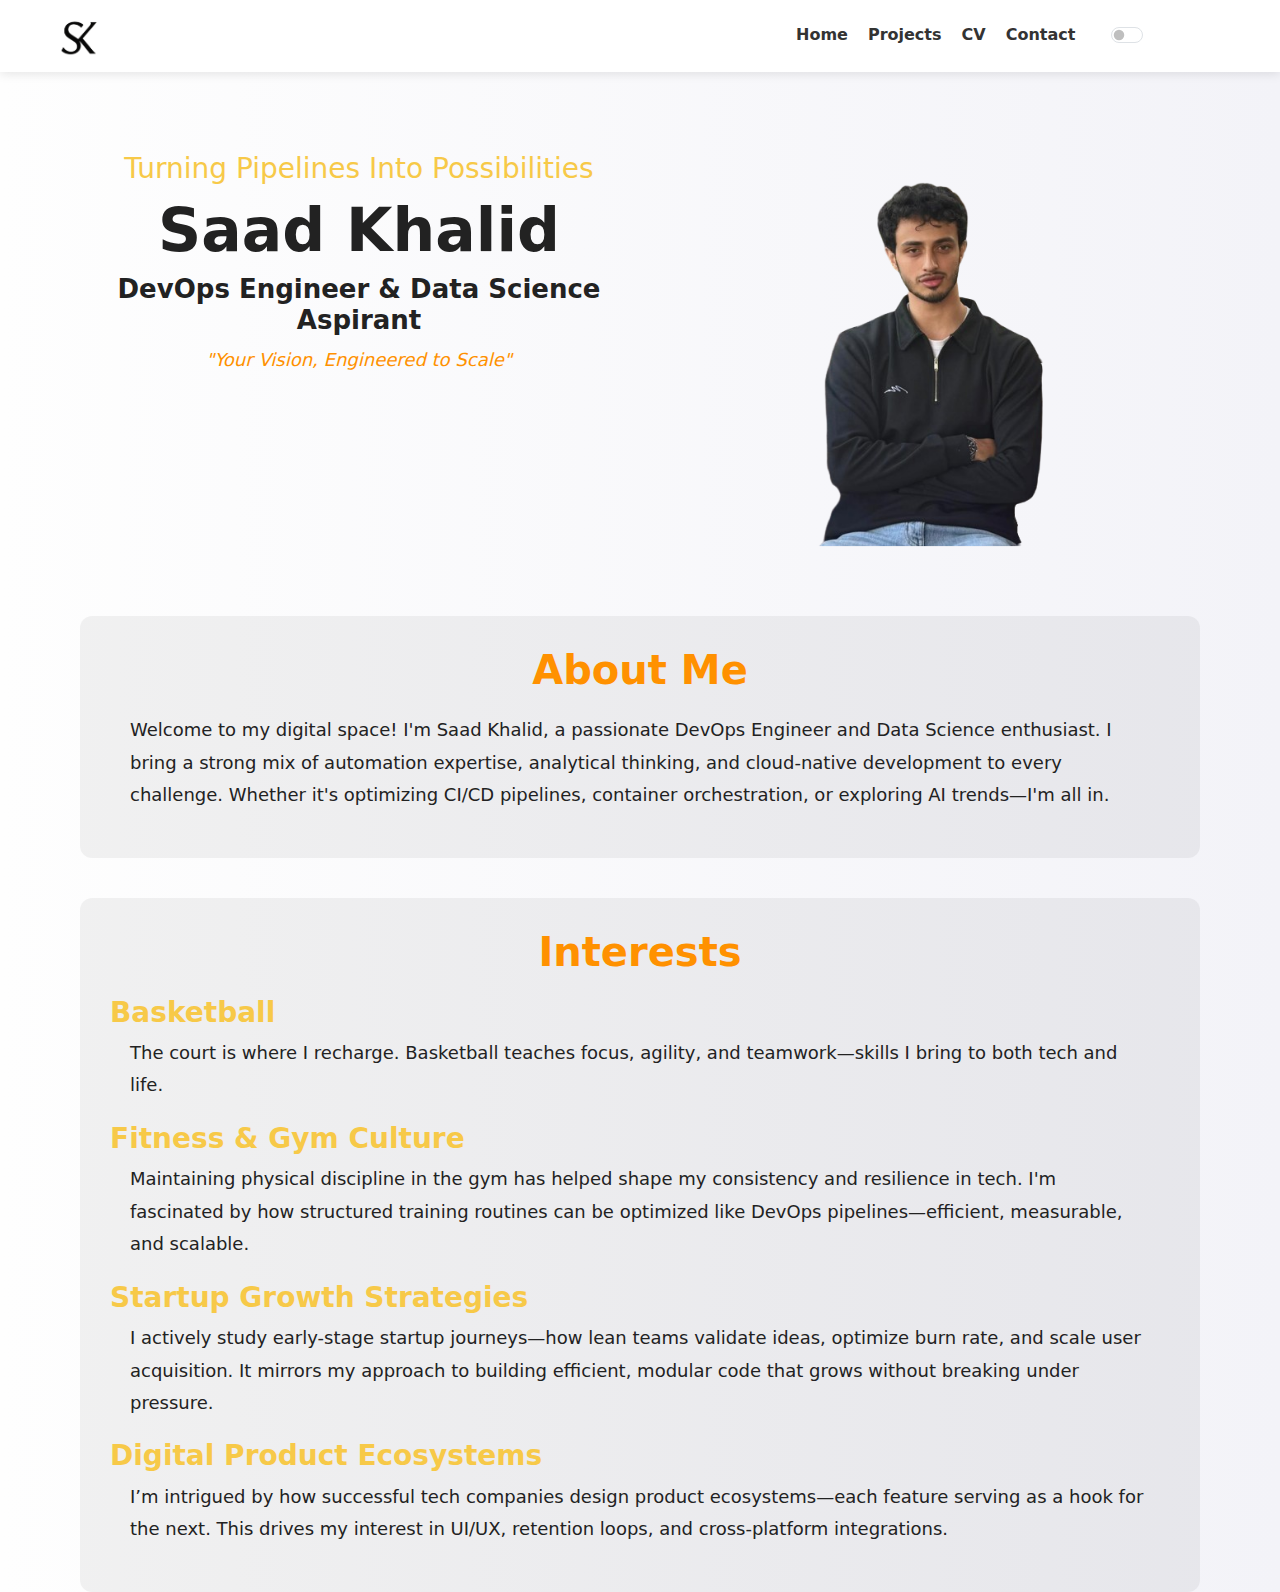
<file: index.html>
<!DOCTYPE html>
<html lang="en">

<head>
    <meta charset="UTF-8">
    <title>PORTFOLIO | SAAD KHALID</title>
    <link href="https://cdn.jsdelivr.net/npm/bootstrap@5.3.3/dist/css/bootstrap.min.css" rel="stylesheet">
    <link rel="stylesheet" href="style.css">
</head>

<body class="sk-body light-mode">

    <nav class="navbar navbar-expand-md sk-navbar">
        <div class="container-fluid justify-content-between">
            <a class="navbar-brand" href="index.html">
                <img src="logo.png" alt="SK Logo" class="sk-image-logo">
            </a>

            <div class="d-flex">
                <a class="sk-nav-link" href="index.html">Home</a>
                <a class="sk-nav-link" href="ProjectPage.html">Projects</a>
                <a class="sk-nav-link" href="CVPage.html">CV</a>
                <a class="sk-nav-link" href="ContactPage.html">Contact</a>
                <div class="form-check form-switch ms-3">
                    <input class="form-check-input" type="checkbox" id="modeToggle">
                    <label class="form-check-label text-white" for="modeToggle">Dark Mode</label>
                </div>

            </div>
        </div>
    </nav>

    <div class="container sk-intro-container">
        <div class="row">
            <div class="col-md sk-intro-text">
                <h2 class="sk-heading"> Turning Pipelines Into Possibilities</h2>
                <h1 class="sk-title">Saad Khalid</h1>
                <h3 class="sk-subtitle">DevOps Engineer & Data Science Aspirant</h3>
                <p class="sk-quote">"Your Vision, Engineered to Scale"</p>
            </div>
            <div class="col-md sk-profile-img text-center">
                <img class="sk-hero-image" src="img.png" alt="Saad Khalid">
            </div>

        </div>
    </div>

    <div class="sk-about-section">
        <h1 class="sk-section-title">About Me</h1>
        <p class="sk-about-text">
            Welcome to my digital space! I'm Saad Khalid, a passionate DevOps Engineer and Data Science enthusiast.
            I bring a strong mix of automation expertise, analytical thinking, and cloud-native development to every
            challenge.
            Whether it's optimizing CI/CD pipelines, container orchestration, or exploring AI trends—I'm all in.
        </p>
    </div>

    <div class="sk-interest-section">
        <h1 class="sk-section-title">Interests</h1>

        <div class="sk-interest-article">
            <h3>Basketball</h3>
            <p>The court is where I recharge. Basketball teaches focus, agility, and teamwork—skills I bring to both
                tech and life.</p>
        </div>

        <div class="sk-interest-article">
            <h3>Fitness & Gym Culture</h3>
            <p>Maintaining physical discipline in the gym has helped shape my consistency and resilience in tech. I'm
                fascinated by how structured training routines can be optimized like DevOps pipelines—efficient,
                measurable, and scalable.</p>
        </div>

        <div class="sk-interest-article">
            <h3>Startup Growth Strategies</h3>
            <p>I actively study early-stage startup journeys—how lean teams validate ideas, optimize burn rate, and
                scale user acquisition. It mirrors my approach to building efficient, modular code that grows without
                breaking under pressure.</p>
        </div>

        <div class="sk-interest-article">
            <h3>Digital Product Ecosystems</h3>
            <p>I’m intrigued by how successful tech companies design product ecosystems—each feature serving as a hook
                for the next. This drives my interest in UI/UX, retention loops, and cross-platform integrations.</p>
        </div>
    </div>


    <script>
        const toggleSwitch = document.getElementById('modeToggle');
        const label = document.querySelector('label[for="modeToggle"]');
        const body = document.body;

        toggleSwitch.addEventListener('change', () => {
            body.classList.toggle('dark-mode');
            body.classList.toggle('light-mode');
            label.textContent = body.classList.contains('dark-mode') ? 'Dark Mode' : 'Light Mode';
        });

        const faders = document.querySelectorAll('.fade-in');
        const appearOnScroll = new IntersectionObserver(function (entries, observer) {
            entries.forEach(entry => {
                if (!entry.isIntersecting) return;
                entry.target.classList.add("appear");
                observer.unobserve(entry.target);
            });
        }, { threshold: 0.1 });
        faders.forEach(fader => appearOnScroll.observe(fader));
    </script>

</body>

</html>
</file>
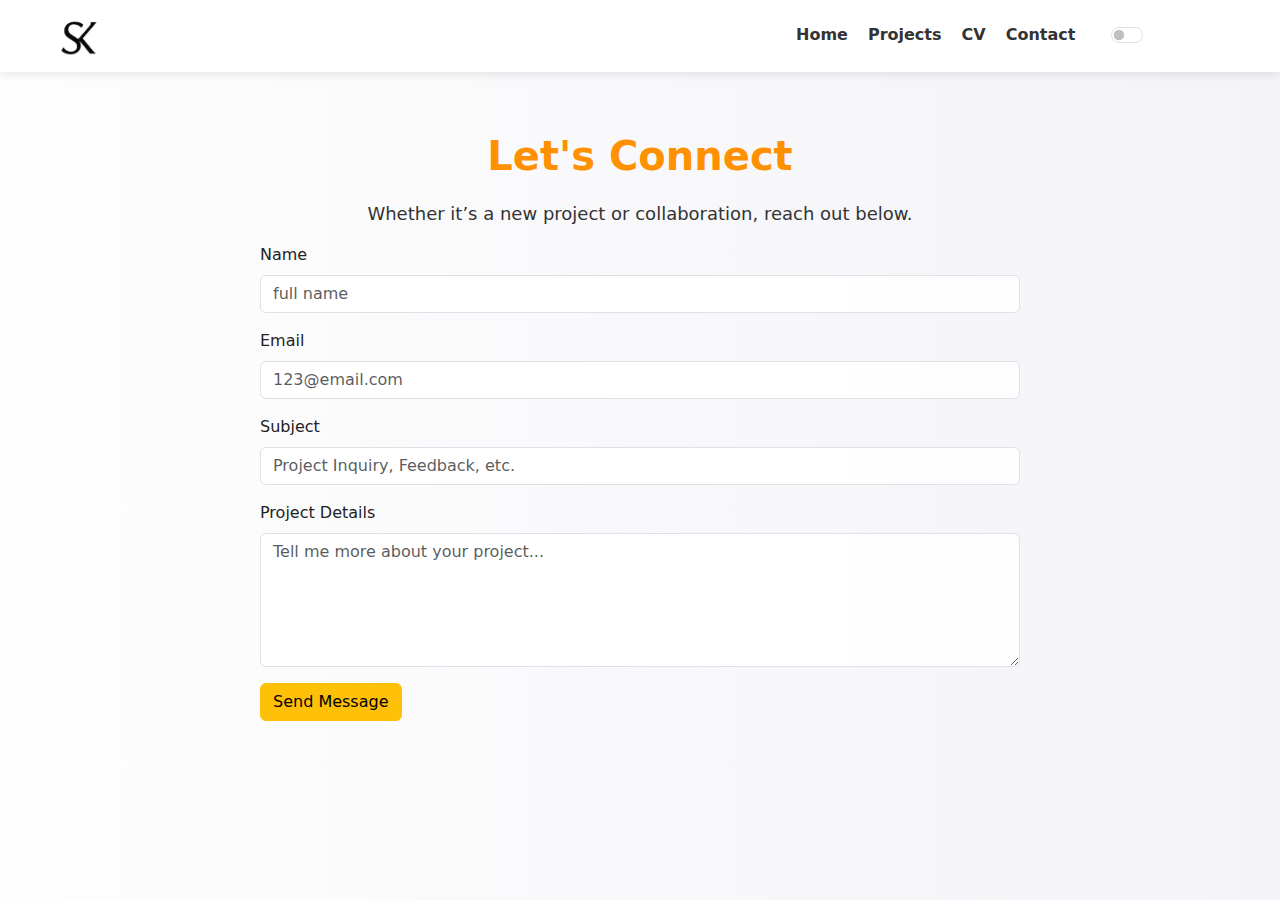
<file: ContactPage.html>
<!DOCTYPE html>
<html lang="en">

<head>
  <meta charset="UTF-8">
  <title>Contact | Saad Khalid</title>
  <link href="https://cdn.jsdelivr.net/npm/bootstrap@5.3.3/dist/css/bootstrap.min.css" rel="stylesheet">
  <link rel="stylesheet" href="style.css">
</head>

<body class="sk-body light-mode">


  <nav class="navbar navbar-expand-md sk-navbar">
    <div class="container-fluid justify-content-between">
      <a class="navbar-brand" href="index.html">
        <img src="logo.png" alt="SK Logo" class="sk-image-logo">
      </a>


      <div class="d-flex">
        <a class="sk-nav-link" href="index.html">Home</a>
        <a class="sk-nav-link" href="ProjectPage.html">Projects</a>
        <a class="sk-nav-link" href="CVPage.html">CV</a>
        <a class="sk-nav-link active" href="ContactPage.html">Contact</a>
        <div class="form-check form-switch ms-3">
          <input class="form-check-input" type="checkbox" id="modeToggle">
          <label class="form-check-label text-white" for="modeToggle">Dark Mode</label>
        </div>
      </div>
    </div>
  </nav>


  <div class="container sk-contact-container">
    <h1 class="sk-section-title text-center">Let's Connect</h1>
    <p class="text-center sk-contact-desc">Whether it’s a new project or collaboration, reach out below.</p>
    <form class="sk-contact-form">
      <div class="mb-3">
        <label for="name" class="form-label">Name</label>
        <input type="text" class="form-control" id="name" placeholder="full name" required>
      </div>
      <div class="mb-3">
        <label for="email" class="form-label">Email</label>
        <input type="email" class="form-control" id="email" placeholder="123@email.com" required>
      </div>
      <div class="mb-3">
        <label for="subject" class="form-label">Subject</label>
        <input type="text" class="form-control" id="subject" placeholder="Project Inquiry, Feedback, etc." required>
      </div>
      <div class="mb-3">
        <label for="details" class="form-label">Project Details</label>
        <textarea class="form-control" id="details" rows="5" placeholder="Tell me more about your project..."
          required></textarea>
      </div>
      <button type="submit" class="btn btn-warning">Send Message</button>
    </form>
  </div>

  <script src="https://cdn.jsdelivr.net/npm/bootstrap@5.3.3/dist/js/bootstrap.bundle.min.js"></script>
  <script>
    const toggleSwitch = document.getElementById('modeToggle');
    const label = document.querySelector('label[for="modeToggle"]');
    const body = document.body;

    toggleSwitch.addEventListener('change', () => {
      body.classList.toggle('dark-mode');
      body.classList.toggle('light-mode');
      label.textContent = body.classList.contains('dark-mode') ? 'Dark Mode' : 'Light Mode';
    });
  </script>
</body>

</html>
</file>
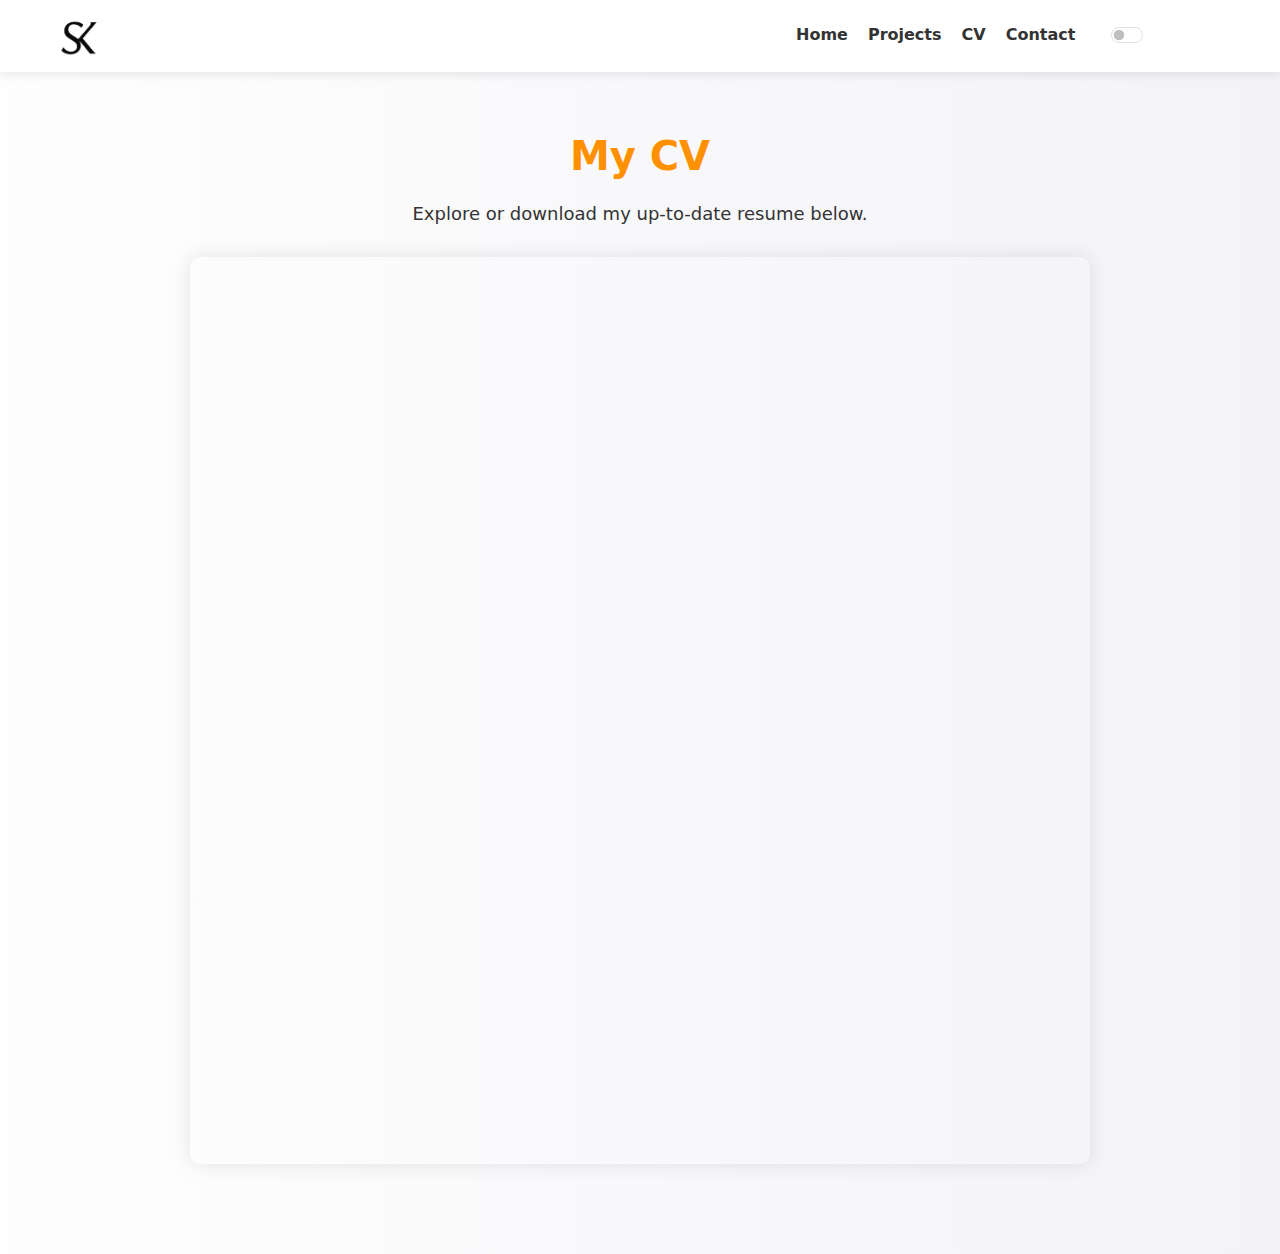
<file: CVPage.html>
<!DOCTYPE html>
<html lang="en">

<head>
    <meta charset="UTF-8" />
    <title>PORTFOLIO | Saad Khalid</title>
    <link href="https://cdn.jsdelivr.net/npm/bootstrap@5.3.3/dist/css/bootstrap.min.css" rel="stylesheet" />
    <link rel="stylesheet" href="style.css" />
</head>

<body class="sk-body light-mode">
    <nav class="navbar navbar-expand-md sk-navbar">
        <div class="container-fluid justify-content-between">
            <a class="navbar-brand" href="index.html">
                <img src="logo.png" alt="SK Logo" class="sk-image-logo" />
            </a>

            <div class="d-flex">
                <a class="sk-nav-link" href="index.html">Home</a>
                <a class="sk-nav-link" href="ProjectPage.html">Projects</a>
                <a class="sk-nav-link active" href="CVPage.html">CV</a>
                <a class="sk-nav-link" href="ContactPage.html">Contact</a>
                <div class="form-check form-switch ms-3">
                    <input class="form-check-input" type="checkbox" id="modeToggle" />
                    <label class="form-check-label text-white" for="modeToggle">Dark Mode</label>
                </div>
            </div>
        </div>
    </nav>

    <div class="container sk-cv-container text-center">
        <h1 class="sk-section-title">My CV</h1>
        <p class="sk-cv-desc">Explore or download my up-to-date resume below.</p>
        <div class="sk-cv-wrapper">
            <iframe class="sk-cv-pdf" src="SaadResume.pdf" frameborder="0"></iframe>
        </div>
    </div>

    <script src="https://cdn.jsdelivr.net/npm/bootstrap@5.3.3/dist/js/bootstrap.bundle.min.js"></script>
    <script>
        const toggleSwitch = document.getElementById("modeToggle");
        const label = document.querySelector('label[for="modeToggle"]');
        const body = document.body;

        toggleSwitch.addEventListener("change", () => {
            body.classList.toggle("dark-mode");
            body.classList.toggle("light-mode");
            label.textContent = body.classList.contains("dark-mode")
                ? "Dark Mode"
                : "Light Mode";
        });
    </script>
</body>

</html>
</file>
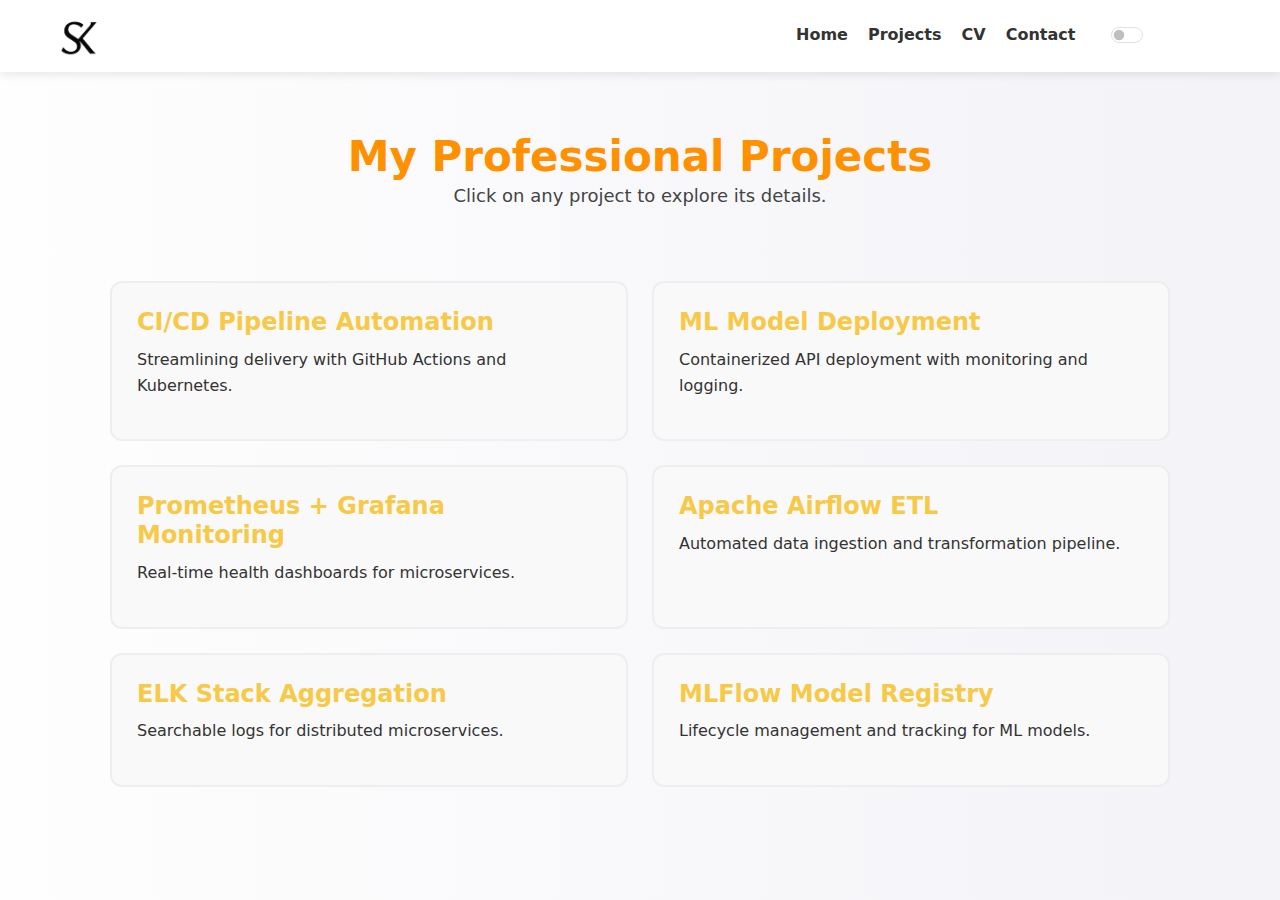
<file: ProjectPage.html>
<!DOCTYPE html>
<html lang="en">

<head>
  <meta charset="UTF-8" />
  <title>Projects | Saad Khalid</title>
  <link href="https://cdn.jsdelivr.net/npm/bootstrap@5.3.3/dist/css/bootstrap.min.css" rel="stylesheet" />
  <link rel="stylesheet" href="style.css" />
</head>

<body class="sk-body light-mode">
  <nav class="navbar navbar-expand-md sk-navbar">
    <div class="container-fluid justify-content-between">
      <a class="navbar-brand" href="index.html">
        <img src="logo.png" alt="SK Logo" class="sk-image-logo" />
      </a>

      <div class="d-flex">
        <a class="sk-nav-link" href="index.html">Home</a>
        <a class="sk-nav-link active" href="ProjectPage.html">Projects</a>
        <a class="sk-nav-link" href="CVPage.html">CV</a>
        <a class="sk-nav-link" href="ContactPage.html">Contact</a>
        <div class="form-check form-switch ms-3">
          <input class="form-check-input" type="checkbox" id="modeToggle" />
          <label class="form-check-label text-white" for="modeToggle">Dark Mode</label>
        </div>
      </div>
    </div>
  </nav>

  <div class="container sk-project-container">
    <h1 class="sk-project-title">My Professional Projects</h1>
    <p class="sk-project-subtext text-center">
      Click on any project to explore its details.
    </p>

    <div class="row g-4 mt-5">
      <div class="col-md-6 fade-in">
        <div class="sk-project-card" data-bs-toggle="modal" data-bs-target="#modal1">
          <h3>CI/CD Pipeline Automation</h3>
          <p>Streamlining delivery with GitHub Actions and Kubernetes.</p>
        </div>
      </div>

      <div class="col-md-6 fade-in">
        <div class="sk-project-card" data-bs-toggle="modal" data-bs-target="#modal2">
          <h3>ML Model Deployment</h3>
          <p>Containerized API deployment with monitoring and logging.</p>
        </div>
      </div>

      <div class="col-md-6 fade-in">
        <div class="sk-project-card" data-bs-toggle="modal" data-bs-target="#modal3">
          <h3>Prometheus + Grafana Monitoring</h3>
          <p>Real-time health dashboards for microservices.</p>
        </div>
      </div>

      <div class="col-md-6 fade-in">
        <div class="sk-project-card" data-bs-toggle="modal" data-bs-target="#modal4">
          <h3>Apache Airflow ETL</h3>
          <p>Automated data ingestion and transformation pipeline.</p>
        </div>
      </div>

      <div class="col-md-6 fade-in">
        <div class="sk-project-card" data-bs-toggle="modal" data-bs-target="#modal5">
          <h3>ELK Stack Aggregation</h3>
          <p>Searchable logs for distributed microservices.</p>
        </div>
      </div>

      <div class="col-md-6 fade-in">
        <div class="sk-project-card" data-bs-toggle="modal" data-bs-target="#modal6">
          <h3>MLFlow Model Registry</h3>
          <p>Lifecycle management and tracking for ML models.</p>
        </div>
      </div>
    </div>
  </div>

  <div class="modal fade sk-project-modal" id="modal1" tabindex="-1">
    <div class="modal-dialog modal-lg modal-dialog-centered">
      <div class="modal-content">
        <div class="modal-header">
          <h5 class="modal-title">CI/CD Pipeline Automation</h5>
          <button type="button" class="btn-close" data-bs-dismiss="modal"></button>
        </div>
        <div class="modal-body">
          <p>
            This project automated the build-test-deploy cycle using GitHub
            Actions, Docker, and Kubernetes. Leveraged Helm charts and EKS for
            deployment with zero-downtime using rolling updates. Secured
            secrets with AWS Parameter Store and integrated Slack
            notifications.
          </p>
        </div>
      </div>
    </div>
  </div>

  <div class="modal fade sk-project-modal" id="modal2" tabindex="-1">
    <div class="modal-dialog modal-lg modal-dialog-centered">
      <div class="modal-content">
        <div class="modal-header">
          <h5 class="modal-title">ML Model Deployment</h5>
          <button type="button" class="btn-close" data-bs-dismiss="modal"></button>
        </div>
        <div class="modal-body">
          <p>
            Developed and deployed a customer churn prediction API using
            FastAPI. Dockerized the solution, reverse proxied with NGINX, and
            monitored via Prometheus. Logs were sent to Loki and Grafana Loki
            for centralized observability.
          </p>
        </div>
      </div>
    </div>
  </div>

  <div class="modal fade sk-project-modal" id="modal3" tabindex="-1">
    <div class="modal-dialog modal-lg modal-dialog-centered">
      <div class="modal-content">
        <div class="modal-header">
          <h5 class="modal-title">Prometheus + Grafana Monitoring</h5>
          <button type="button" class="btn-close" data-bs-dismiss="modal"></button>
        </div>
        <div class="modal-body">
          <p>
            Configured Prometheus exporters for multiple services, visualized
            CPU, memory, request latency, and custom business KPIs via
            Grafana. Alerts were pushed to email/Slack for production
            anomalies.
          </p>
        </div>
      </div>
    </div>
  </div>

  <div class="modal fade sk-project-modal" id="modal4" tabindex="-1">
    <div class="modal-dialog modal-lg modal-dialog-centered">
      <div class="modal-content">
        <div class="modal-header">
          <h5 class="modal-title">Apache Airflow ETL</h5>
          <button type="button" class="btn-close" data-bs-dismiss="modal"></button>
        </div>
        <div class="modal-body">
          <p>
            Built a daily ETL pipeline in Airflow fetching real-time Twitter
            data via API, transforming it with spaCy NLP, and loading results
            into PostgreSQL. Enabled DAG failure notifications and audit
            logging.
          </p>
        </div>
      </div>
    </div>
  </div>

  <div class="modal fade sk-project-modal" id="modal5" tabindex="-1">
    <div class="modal-dialog modal-lg modal-dialog-centered">
      <div class="modal-content">
        <div class="modal-header">
          <h5 class="modal-title">ELK Stack Aggregation</h5>
          <button type="button" class="btn-close" data-bs-dismiss="modal"></button>
        </div>
        <div class="modal-body">
          <p>
            Used Filebeat and Logstash to forward logs from containers and VMs
            to Elasticsearch. Created dashboards in Kibana to track 404s,
            system errors, auth attempts, and service uptime.
          </p>
        </div>
      </div>
    </div>
  </div>

  <div class="modal fade sk-project-modal" id="modal6" tabindex="-1">
    <div class="modal-dialog modal-lg modal-dialog-centered">
      <div class="modal-content">
        <div class="modal-header">
          <h5 class="modal-title">MLFlow Model Registry</h5>
          <button type="button" class="btn-close" data-bs-dismiss="modal"></button>
        </div>
        <div class="modal-body">
          <p>
            Tracked experiments and runs using MLflow, registered the best
            models via API, and implemented a model approval workflow to
            transition stages (Staging → Production) in a multi-environment ML
            lifecycle.
          </p>
        </div>
      </div>
    </div>
  </div>

  <script src="https://cdn.jsdelivr.net/npm/bootstrap@5.3.3/dist/js/bootstrap.bundle.min.js"></script>
  <script>
    const toggleSwitch = document.getElementById("modeToggle");
    const label = document.querySelector('label[for="modeToggle"]');
    const body = document.body;

    toggleSwitch.addEventListener("change", () => {
      body.classList.toggle("dark-mode");
      body.classList.toggle("light-mode");
      label.textContent = body.classList.contains("dark-mode")
        ? "Dark Mode"
        : "Light Mode";
    });

    const faders = document.querySelectorAll(".fade-in");
    const appearOnScroll = new IntersectionObserver(
      function (entries, observer) {
        entries.forEach((entry) => {
          if (!entry.isIntersecting) return;
          entry.target.classList.add("appear");
          observer.unobserve(entry.target);
        });
      },
      { threshold: 0.1 }
    );
    faders.forEach((fader) => appearOnScroll.observe(fader));
  </script>
</body>

</html>
</file>
<file: style.css>
@import url('https://fonts.googleapis.com/css2?family=Poppins:wght@400;600;800&display=swap');

body,
html {
    margin: 0;
    padding: 0;
    height: 100%;
}

/* Theme Modes */
body.light-mode {
    background: linear-gradient(to right, #f0f0f5, #eaeaf5);
    color: #111;
}

body.dark-mode {
    background: linear-gradient(to right, #161625, #232353);
    color: white;
}


/* Professional Logo Image */
.sk-image-logo {
    height: 42px;
    width: auto;
    object-fit: contain;
    border-radius: 4px;
    transition: transform 0.2s ease;
    box-shadow: none;
}

.sk-image-logo:hover {
    transform: scale(1.04);
}

/* Dark Mode Adjustment */
body.dark-mode .sk-image-logo {
    filter: brightness(0) invert(1);
    /* Makes dark logo light */
}

.sk-navbar {
    background-color: #0a0a23;
    box-shadow: 0 3px 10px rgba(0, 0, 0, 0.4);
    padding: 10px 30px;
}

.sk-nav-link {
    margin-right: 20px;
    color: white;
    font-weight: 600;
    text-decoration: none;
}

.sk-nav-link:hover {
    color: #ff9100;
    text-shadow: 0 0 5px #ff9100;
}

/* Brand */
.sk-brand img {
    border-radius: 50%;
    background-color: #fff;
    padding: 2px;
}

/* Intro Section */
.sk-intro-container {
    padding-top: 60px;
    padding-bottom: 40px;
}

.sk-intro-text {
    text-align: center;
    padding: 20px;
}

.sk-heading {
    font-size: 28px;
    color: #f7c948;
}

.sk-title {
    font-size: 60px;
    font-weight: 800;
}

.sk-subtitle {
    font-size: 26px;
    font-weight: 600;
}

.sk-quote {
    font-style: italic;
    font-size: 18px;
    margin-top: 10px;
    color: #ff9100;
}

/* Image */
.sk-hero-image {
    width: 300px;
    max-width: 100%;
    height: auto;
    margin-top: 30px;
    transform: scale(1.05);
    transition: transform 0.3s ease;
}

.sk-hero-image:hover {
    transform: scale(1.1);
}

@media (min-width: 992px) {
    .sk-profile-img {
        display: flex;
        justify-content: center;
        align-items: center;
    }

    .sk-hero-image {
        width: 380px;
        margin-top: 0;
    }
}


/* About & Interests */
.sk-about-section,
.sk-interest-section {
    margin: 40px 80px;
    padding: 30px;
    background-color: rgba(255, 255, 255, 0.05);
    border-radius: 12px;
}

.dark-mode .sk-about-section,
.dark-mode .sk-interest-section {
    background-color: rgba(255, 255, 255, 0.05);
}

.light-mode .sk-about-section,
.light-mode .sk-interest-section {
    background-color: rgba(0, 0, 0, 0.05);
}

.sk-section-title {
    text-align: center;
    font-size: 40px;
    margin-bottom: 20px;
    color: #ff9100;
    font-weight: 700;
}

.sk-about-text,
.sk-interest-article p {
    font-size: 18px;
    line-height: 1.8;
    padding: 0 20px;
}

.sk-interest-article h3 {
    color: #f7c948;
    font-weight: bold;
    margin-top: 20px;
}

/* Project Page Styles */
.sk-project-container {
    padding: 60px 40px;
}

.sk-project-title {
    text-align: center;
    font-size: 42px;
    font-weight: 700;
    color: #ff9100;
    margin-bottom: 40px;
}

.sk-project-card {
    background: rgba(255, 255, 255, 0.05);
    border: 2px solid transparent;
    padding: 25px;
    border-radius: 12px;
    height: 100%;
    transition: all 0.3s ease;
    cursor: pointer;
}

.dark-mode .sk-project-card {
    background-color: rgba(255, 255, 255, 0.05);
}

.sk-project-card:hover {
    border-color: #ff9100;
    transform: translateY(-5px);
    box-shadow: 0 6px 20px rgba(255, 145, 0, 0.2);
}

.sk-project-card h3 {
    font-weight: bold;
    font-size: 24px;
    margin-bottom: 10px;
    color: #f7c948;
}

.sk-project-card p {
    font-size: 16px;
    line-height: 1.6;
    color: #ddd;
}


/* Project Page Enhancements */
.sk-project-container {
    padding: 60px 40px;
}

.sk-project-title {
    text-align: center;
    font-size: 42px;
    font-weight: 700;
    color: #ff9100;
    margin-bottom: 10px;
}

.sk-project-subtext {
    font-size: 18px;
    color: #ccc;
    margin-top: -10px;
}

.sk-project-card {
    background: rgba(255, 255, 255, 0.05);
    border: 2px solid transparent;
    padding: 25px;
    border-radius: 12px;
    height: 100%;
    transition: all 0.3s ease;
    cursor: pointer;
}

.dark-mode .sk-project-card {
    background-color: rgba(255, 255, 255, 0.05);
}

.sk-project-card:hover {
    border-color: #ff9100;
    transform: translateY(-5px);
    box-shadow: 0 6px 20px rgba(255, 145, 0, 0.2);
}

.sk-project-card h3 {
    font-weight: bold;
    font-size: 24px;
    margin-bottom: 10px;
    color: #f7c948;
}

.sk-project-card p {
    font-size: 16px;
    line-height: 1.6;
    color: #ddd;
}


/* Scroll Animation */
.fade-in {
    opacity: 0;
    transform: translateY(20px);
    transition: opacity 0.8s ease-out, transform 0.8s ease-out;
}

.fade-in.appear {
    opacity: 1;
    transform: translateY(0);
}

/* Modal Styling */
.sk-project-modal .modal-content {
    background-color: #1e1e2f;
    color: white;
    border: 2px solid #ff9100;
    border-radius: 10px;
}


.sk-project-modal .modal-header {
    border-bottom: 1px solid #ff9100;
}

.sk-project-modal .modal-title {
    font-size: 24px;
    font-weight: 600;
}


body.light-mode {
    background: linear-gradient(to right, #fefefe, #f3f3f8);
    color: #222;
}

.light-mode .sk-navbar {
    background-color: #ffffff;
    box-shadow: 0 2px 10px rgba(0, 0, 0, 0.1);
}

.light-mode .sk-nav-link {
    color: #333;
}

.light-mode .sk-nav-link:hover {
    color: #ff9100;
    text-shadow: 0 0 4px #ff9100;
}

.light-mode .sk-brand img {
    background-color: #ffffff;
}

.light-mode .sk-project-subtext {
    color: #444;
}

.light-mode .sk-project-card {
    background-color: #f9f9f9;
    border-color: #eee;
}

.light-mode .sk-project-card:hover {
    border-color: #ff9100;
    box-shadow: 0 6px 20px rgba(255, 145, 0, 0.2);
}

.light-mode .sk-project-card p {
    color: #333;
}

.light-mode .sk-project-modal .modal-content {
    background-color: #ffffff;
    color: #222;
    border: 2px solid #ff9100;
}

.form-check-input:checked {
    background-color: #ff9100;
    border-color: #ff9100;
}

.form-check-input {
    cursor: pointer;
}

.form-check-label {
    cursor: pointer;
    font-weight: 500;
}


.sk-cv-container {
    padding: 60px 20px;
}

.sk-cv-desc {
    font-size: 18px;
    color: #ccc;
}

.light-mode .sk-cv-desc {
    color: #333;
}

.sk-cv-wrapper {
    margin: 30px auto;
    max-width: 900px;
    border-radius: 10px;
    overflow: hidden;
    box-shadow: 0 0 20px rgba(0, 0, 0, 0.1);
}

.sk-cv-pdf {
    width: 100%;
    height: 900px;
    border: none;
}

@media (max-width: 768px) {
    .sk-cv-pdf {
        height: 600px;
    }
}


@media print {
    body {
        background: white !important;
        color: black !important;
    }

    .navbar,
    .sk-nav-link,
    .form-check,
    .btn,
    .sk-cv-desc,
    .sk-section-title {
        display: none !important;
    }

    .sk-cv-wrapper {
        box-shadow: none !important;
        margin: 0 !important;
        padding: 0 !important;
    }

    .sk-cv-pdf {
        width: 100vw !important;
        height: 100vh !important;
        border: none !important;
    }
}

.sk-cv-fullscreen {
    position: absolute;
    top: 80px;
    /* height of navbar */
    left: 0;
    right: 0;
    bottom: 0;
    height: calc(100vh - 80px);
    width: 100vw;
    overflow: hidden;
    background-color: #fff;
}

.sk-cv-embed {
    width: 100%;
    height: 100%;
    border: none;
}



.sk-contact-container {
    padding: 60px 20px;
    max-width: 800px;
    margin: auto;
}

.sk-contact-desc {
    font-size: 18px;
    color: #ccc;
}

.light-mode .sk-contact-desc {
    color: #333;
}

.sk-contact-form input,
.sk-contact-form textarea {
    background-color: rgba(255, 255, 255, 0.9);
    border-radius: 6px;
}

.dark-mode .sk-contact-form input,
.dark-mode .sk-contact-form textarea {
    background-color: #1f1f2e;
    color: #fff;
    border: 1px solid #444;
}
</file>
